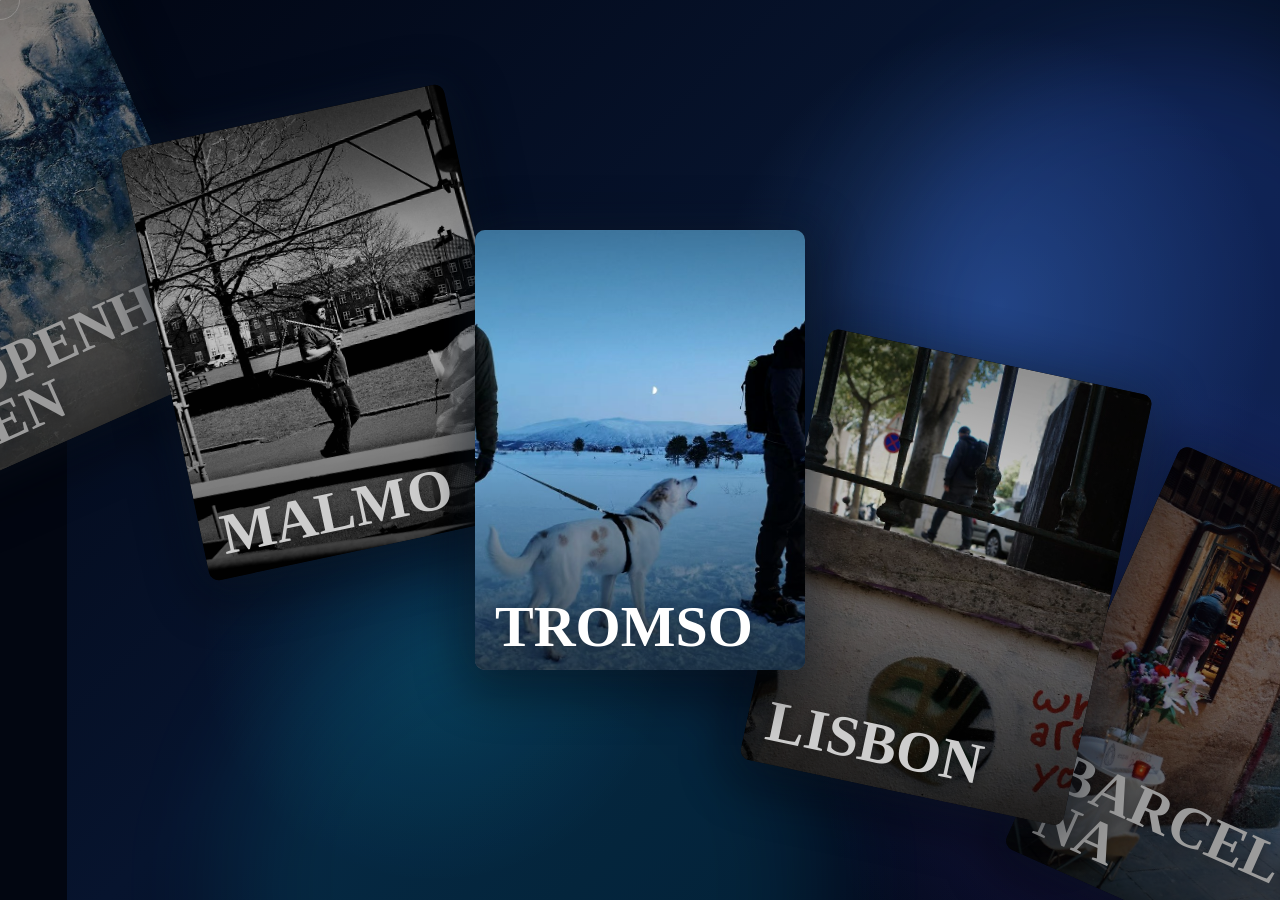
<file: index.html>
<!doctype html>
<html lang="zh-CN">
  <head>
    <meta charset="utf-8">
    <meta name="viewport" content="width=device-width, initial-scale=1">
    <title>Places</title>
    <meta name="description" content="Photography places presented as album covers.">
    <link rel="stylesheet" href="styles.css">
  </head>
  <body>
    <main class="carousel" aria-label="Photography albums by place"></main>

    <div class="cursor" aria-hidden="true"></div>
    <div class="cursor cursor2" aria-hidden="true"></div>

    <script src="albums.js"></script>
    <script src="script.js"></script>
  </body>
</html>
</file>
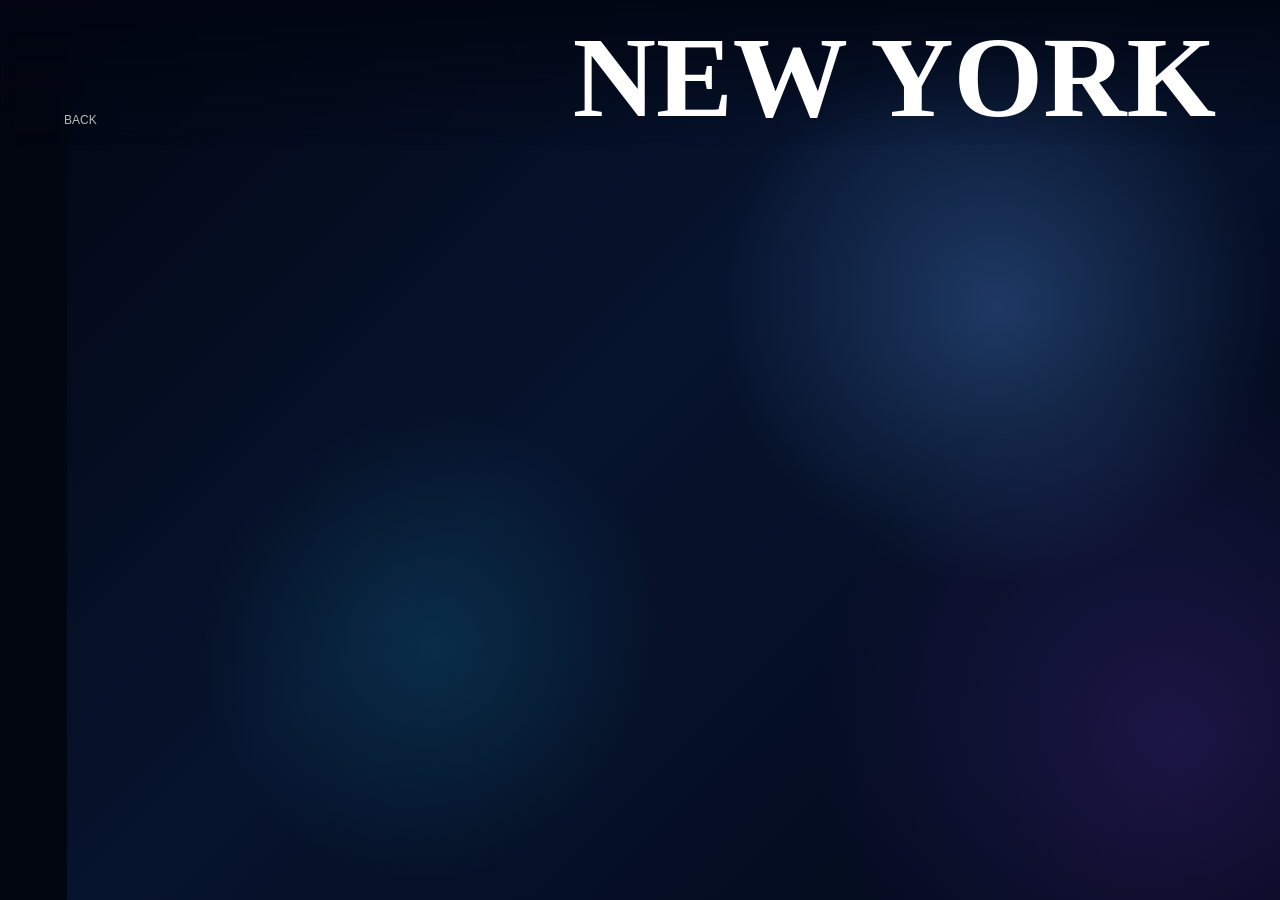
<file: album.html>
<!doctype html>
<html lang="zh-CN">
  <head>
    <meta charset="utf-8">
    <meta name="viewport" content="width=device-width, initial-scale=1">
    <title>Album</title>
    <meta name="description" content="Photography album gallery.">
    <link rel="stylesheet" href="styles.css">
  </head>
  <body class="album-page">
    <header class="album-header">
      <a href="index.html" aria-label="Back to albums">BACK</a>
      <h1 id="album-title"></h1>
    </header>

    <main class="gallery" id="gallery" aria-label="Album photos"></main>

    <script src="albums.js"></script>
    <script src="album.js"></script>
  </body>
</html>
</file>
<file: styles.css>
:root {
  color-scheme: dark;
}

* {
  box-sizing: border-box;
}

body {
  margin: 0;
  overflow: hidden;
  font-family: Georgia, "Times New Roman", "Noto Serif SC", serif;
  background:
    radial-gradient(circle at 78% 34%, rgba(92, 163, 255, 0.28), transparent 24%),
    radial-gradient(circle at 34% 72%, rgba(22, 215, 255, 0.13), transparent 22%),
    radial-gradient(circle at 92% 82%, rgba(135, 74, 255, 0.18), transparent 26%),
    linear-gradient(90deg, #020611 0 5.2vw, rgba(178, 215, 255, 0.14) 5.2vw 5.26vw, transparent 5.26vw),
    linear-gradient(135deg, #010511 0%, #07142e 46%, #020717 100%);
}

a {
  color: inherit;
  text-decoration: none;
}

.carousel {
  position: relative;
  z-index: 1;
  height: 100vh;
  overflow: hidden;
  pointer-events: none;
}

.carousel-item {
  --items: 7;
  --width: clamp(170px, 30vw, 330px);
  --height: clamp(225px, 40vw, 440px);
  --x: calc(var(--active) * 800%);
  --y: calc(var(--active) * 200%);
  --rot: calc(var(--active) * 120deg);
  --opacity: calc(var(--zIndex) / var(--items) * 3 - 2);
  position: absolute;
  z-index: var(--zIndex);
  top: 50%;
  left: 50%;
  width: var(--width);
  height: var(--height);
  margin: calc(var(--height) * -0.5) 0 0 calc(var(--width) * -0.5);
  overflow: hidden;
  border-radius: 10px;
  background: #050505;
  box-shadow:
    0 10px 50px 10px rgba(0, 0, 0, 0.48),
    0 0 42px rgba(82, 154, 255, 0.12);
  pointer-events: all;
  user-select: none;
  transform: translate(var(--x), var(--y)) rotate(var(--rot));
  transform-origin: 0% 100%;
  transition: transform 0.8s cubic-bezier(0, 0.02, 0, 1);
}

.carousel-box {
  position: absolute;
  z-index: 1;
  inset: 0;
  opacity: var(--opacity);
  transition: opacity 0.8s cubic-bezier(0, 0.02, 0, 1);
}

.carousel-box::before {
  content: "";
  position: absolute;
  z-index: 1;
  inset: 0;
  background: linear-gradient(
    to bottom,
    rgba(0, 0, 0, 0.25),
    rgba(0, 0, 0, 0) 30%,
    rgba(0, 0, 0, 0) 48%,
    rgba(0, 0, 0, 0.62)
  );
}

.carousel::before,
.carousel::after {
  content: "";
  position: fixed;
  z-index: 0;
  width: 46vw;
  aspect-ratio: 1;
  border-radius: 50%;
  filter: blur(52px);
  pointer-events: none;
}

.carousel::before {
  right: -14vw;
  top: 5vh;
  background: rgba(57, 111, 255, 0.22);
}

.carousel::after {
  left: 18vw;
  bottom: -22vw;
  background: rgba(0, 218, 255, 0.11);
}

.carousel-item img {
  width: 100%;
  height: 100%;
  object-fit: cover;
  pointer-events: none;
  filter: saturate(0.9) contrast(1.04);
}

.carousel-item.no-cover .carousel-box {
  background:
    radial-gradient(circle at 70% 26%, rgba(87, 154, 255, 0.3), transparent 32%),
    linear-gradient(135deg, #061733, #020817 72%);
}

.title {
  position: absolute;
  z-index: 2;
  left: 20px;
  right: 20px;
  bottom: 18px;
  color: #fff;
  font-size: clamp(26px, 4.8vw, 58px);
  font-weight: 700;
  line-height: 0.86;
  letter-spacing: 0;
  overflow-wrap: anywhere;
  text-shadow: 0 4px 14px rgba(0, 0, 0, 0.35);
  text-transform: uppercase;
}

.cursor {
  position: fixed;
  z-index: 10;
  top: 0;
  left: 0;
  --size: 40px;
  width: var(--size);
  height: var(--size);
  margin: calc(var(--size) * -0.5) 0 0 calc(var(--size) * -0.5);
  border: 1px solid rgba(255, 255, 255, 0.2);
  border-radius: 50%;
  pointer-events: none;
  display: none;
  transition: transform 0.85s cubic-bezier(0, 0.02, 0, 1);
}

.cursor2 {
  --size: 2px;
  transition-duration: 0.7s;
}

.album-page {
  min-height: 100vh;
  overflow: auto;
  color: #fff;
}

.album-header {
  position: sticky;
  top: 0;
  z-index: 5;
  display: flex;
  align-items: end;
  justify-content: space-between;
  gap: 24px;
  padding: 28px clamp(20px, 5vw, 72px) 18px;
  background: linear-gradient(180deg, rgba(1, 5, 17, 0.88), rgba(1, 5, 17, 0));
  backdrop-filter: blur(10px);
}

.album-header a {
  font-family: Arial, Helvetica, sans-serif;
  font-size: 12px;
  letter-spacing: 0;
  opacity: 0.72;
}

.album-header h1 {
  margin: 0;
  font-size: clamp(44px, 9vw, 132px);
  line-height: 0.86;
  letter-spacing: 0;
  text-align: right;
  overflow-wrap: anywhere;
}

.gallery {
  display: grid;
  grid-template-columns: repeat(12, 1fr);
  gap: clamp(10px, 1.7vw, 22px);
  padding: 8vh clamp(20px, 5vw, 72px) clamp(36px, 7vw, 96px);
}

.gallery-item {
  grid-column: span 4;
  margin: 0;
  overflow: hidden;
  border-radius: 10px;
  background: rgba(255, 255, 255, 0.05);
  box-shadow:
    0 18px 42px rgba(0, 0, 0, 0.35),
    0 0 42px rgba(82, 154, 255, 0.1);
}

.gallery-item:nth-child(4n + 1) {
  grid-column: span 7;
}

.gallery-item:nth-child(4n + 2) {
  grid-column: span 5;
}

.gallery-item img {
  display: block;
  width: 100%;
  height: 100%;
  min-height: clamp(260px, 38vw, 580px);
  object-fit: cover;
}

@media (pointer: fine) {
  .cursor {
    display: block;
  }
}

@media (max-width: 760px) {
  .carousel-item {
    --width: clamp(170px, 58vw, 300px);
    --height: clamp(225px, 76vw, 400px);
  }

  .title {
    font-size: clamp(25px, 8.8vw, 44px);
  }

  .album-header {
    display: grid;
    align-items: start;
  }

  .album-header h1 {
    text-align: left;
  }

  .gallery {
    grid-template-columns: 1fr;
    padding-top: 5vh;
  }

  .gallery-item,
  .gallery-item:nth-child(4n + 1),
  .gallery-item:nth-child(4n + 2) {
    grid-column: auto;
  }

  .gallery-item img {
    min-height: 300px;
  }
}

@media (prefers-reduced-motion: reduce) {
  *,
  *::before,
  *::after {
    transition-duration: 0.01ms !important;
    animation-duration: 0.01ms !important;
    animation-iteration-count: 1 !important;
  }
}
</file>
